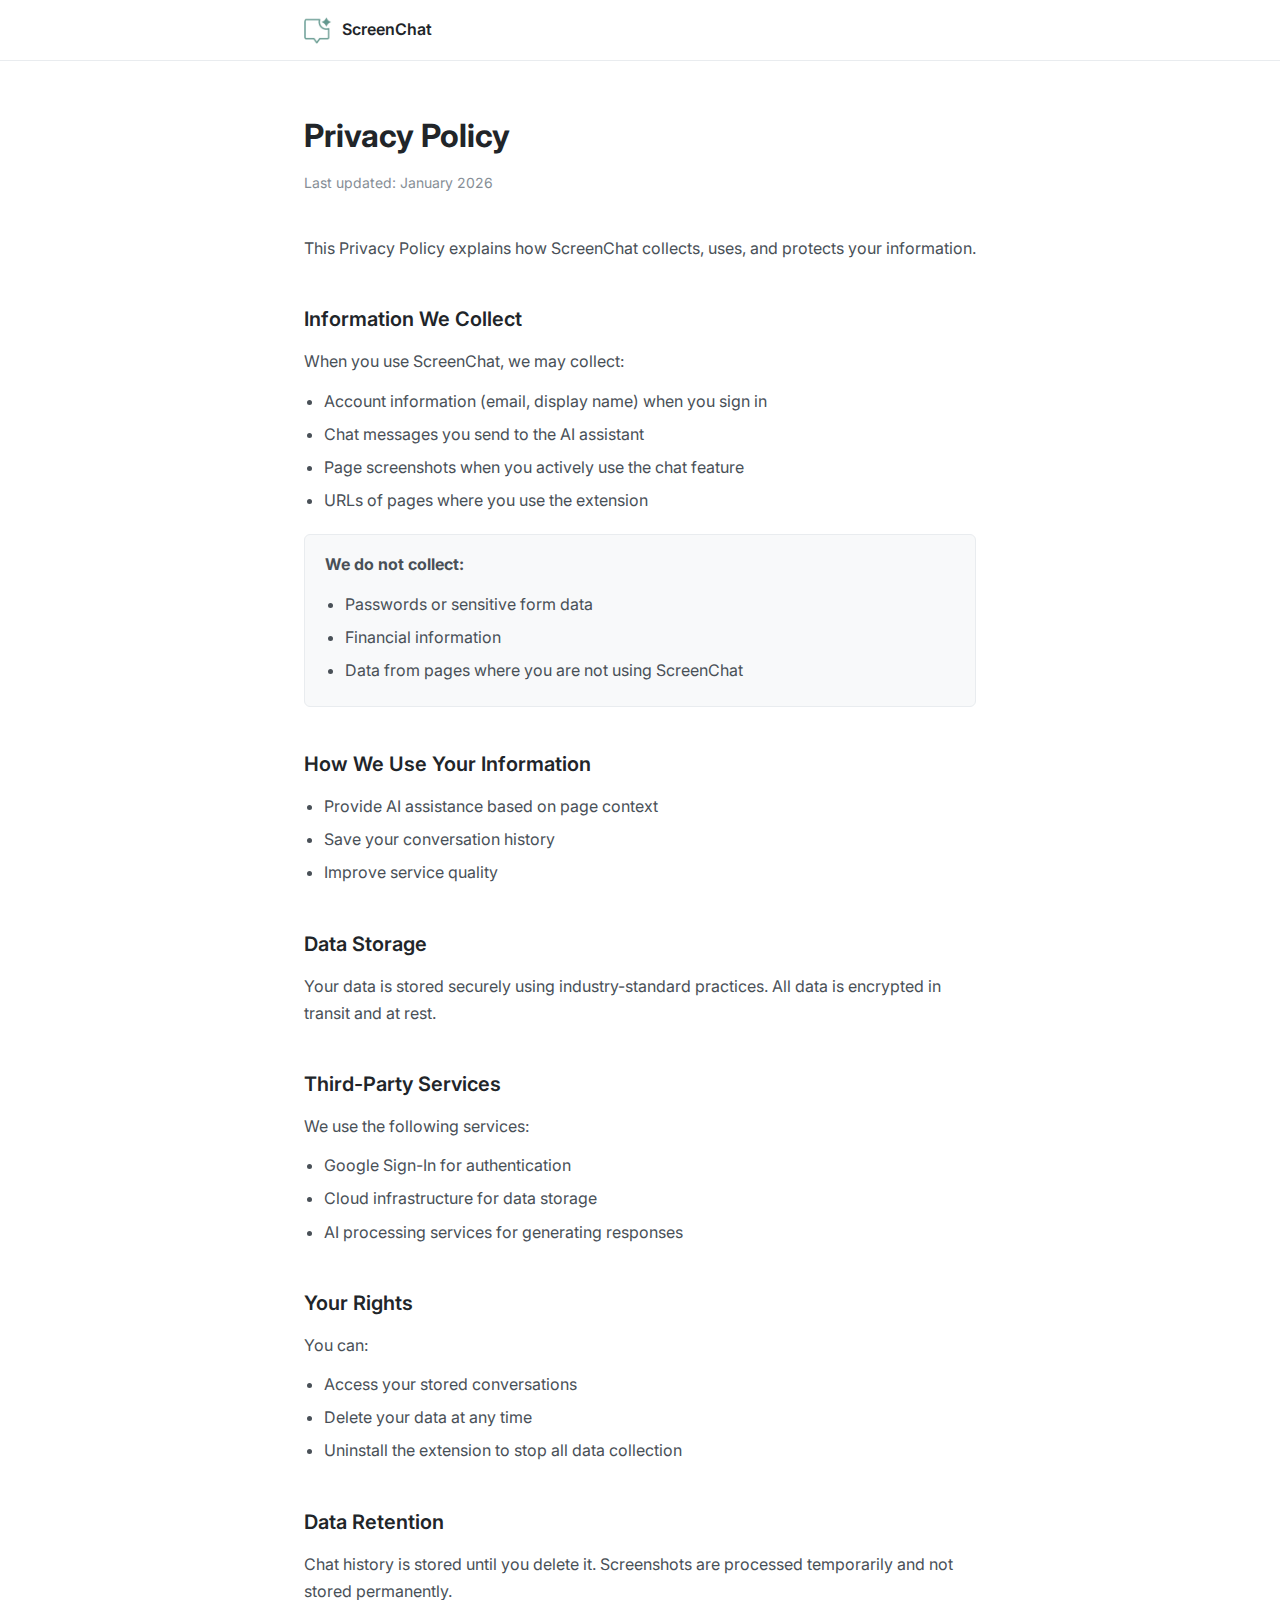
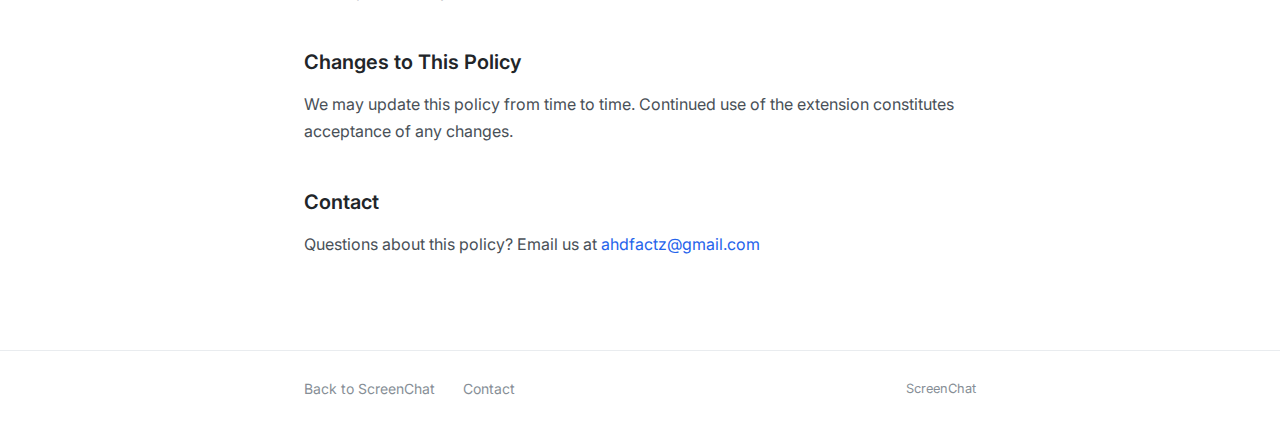
<file: extensions/screenchat/privacypolicy/index.html>
<!DOCTYPE html>
<html lang="en">

<head>
    <meta charset="UTF-8">
    <meta name="viewport" content="width=device-width, initial-scale=1.0">
    <title>Privacy Policy - ScreenChat</title>
    <meta name="description" content="Privacy Policy for ScreenChat Chrome Extension.">
    <meta name="robots" content="index, follow">

    <link rel="preconnect" href="https://fonts.googleapis.com">
    <link rel="preconnect" href="https://fonts.gstatic.com" crossorigin>
    <link href="https://fonts.googleapis.com/css2?family=Inter:wght@400;500;600;700&display=swap" rel="stylesheet">

    <link rel="icon" type="image/png" href="/extensions/screenchat/assets/icon128.webp">

    <style>
        :root {
            --white: #ffffff;
            --gray-50: #f8f9fa;
            --gray-100: #f1f3f5;
            --gray-200: #e9ecef;
            --gray-500: #868e96;
            --gray-700: #495057;
            --gray-900: #212529;
            --primary: #2563eb;
        }

        * {
            margin: 0;
            padding: 0;
            box-sizing: border-box;
        }

        body {
            font-family: 'Inter', -apple-system, BlinkMacSystemFont, sans-serif;
            background: var(--white);
            color: var(--gray-900);
            line-height: 1.7;
        }

        .container {
            max-width: 720px;
            margin: 0 auto;
            padding: 0 24px;
        }

        header {
            padding: 16px 0;
            border-bottom: 1px solid var(--gray-200);
        }

        .logo {
            display: flex;
            align-items: center;
            gap: 10px;
            text-decoration: none;
            color: var(--gray-900);
        }

        .logo img {
            width: 28px;
            height: 28px;
            border-radius: 6px;
        }

        .logo span {
            font-weight: 600;
        }

        main {
            padding: 48px 0 80px;
        }

        h1 {
            font-size: 2rem;
            font-weight: 700;
            margin-bottom: 8px;
        }

        .last-updated {
            color: var(--gray-500);
            font-size: 0.875rem;
            margin-bottom: 40px;
        }

        h2 {
            font-size: 1.25rem;
            font-weight: 600;
            margin-top: 40px;
            margin-bottom: 12px;
        }

        p {
            color: var(--gray-700);
            margin-bottom: 12px;
        }

        ul {
            color: var(--gray-700);
            margin-left: 20px;
            margin-bottom: 12px;
        }

        li {
            margin-bottom: 6px;
        }

        a {
            color: var(--primary);
            text-decoration: none;
        }

        a:hover {
            text-decoration: underline;
        }

        .info-box {
            background: var(--gray-50);
            border: 1px solid var(--gray-200);
            border-radius: 6px;
            padding: 16px 20px;
            margin: 20px 0;
        }

        .info-box ul {
            margin-bottom: 0;
        }

        footer {
            border-top: 1px solid var(--gray-200);
            padding: 24px 0;
        }

        .footer-content {
            display: flex;
            justify-content: space-between;
            align-items: center;
        }

        .footer-links a {
            color: var(--gray-500);
            font-size: 0.875rem;
            margin-right: 24px;
        }

        .footer-credit {
            color: var(--gray-500);
            font-size: 0.8rem;
        }

        @media (max-width: 600px) {
            h1 {
                font-size: 1.75rem;
            }

            .footer-content {
                flex-direction: column;
                gap: 12px;
                text-align: center;
            }
        }
    </style>
</head>

<body>
    <header>
        <div class="container">
            <a href="/extensions/screenchat" class="logo">
                <img src="/extensions/screenchat/assets/icon128.webp" alt="ScreenChat">
                <span>ScreenChat</span>
            </a>
        </div>
    </header>

    <main>
        <div class="container">
            <h1>Privacy Policy</h1>
            <p class="last-updated">Last updated: January 2026</p>

            <p>This Privacy Policy explains how ScreenChat collects, uses, and protects your information.</p>

            <h2>Information We Collect</h2>
            <p>When you use ScreenChat, we may collect:</p>
            <ul>
                <li>Account information (email, display name) when you sign in</li>
                <li>Chat messages you send to the AI assistant</li>
                <li>Page screenshots when you actively use the chat feature</li>
                <li>URLs of pages where you use the extension</li>
            </ul>

            <div class="info-box">
                <p><strong>We do not collect:</strong></p>
                <ul>
                    <li>Passwords or sensitive form data</li>
                    <li>Financial information</li>
                    <li>Data from pages where you are not using ScreenChat</li>
                </ul>
            </div>

            <h2>How We Use Your Information</h2>
            <ul>
                <li>Provide AI assistance based on page context</li>
                <li>Save your conversation history</li>
                <li>Improve service quality</li>
            </ul>

            <h2>Data Storage</h2>
            <p>Your data is stored securely using industry-standard practices. All data is encrypted in transit and at
                rest.</p>

            <h2>Third-Party Services</h2>
            <p>We use the following services:</p>
            <ul>
                <li>Google Sign-In for authentication</li>
                <li>Cloud infrastructure for data storage</li>
                <li>AI processing services for generating responses</li>
            </ul>

            <h2>Your Rights</h2>
            <p>You can:</p>
            <ul>
                <li>Access your stored conversations</li>
                <li>Delete your data at any time</li>
                <li>Uninstall the extension to stop all data collection</li>
            </ul>

            <h2>Data Retention</h2>
            <p>Chat history is stored until you delete it. Screenshots are processed temporarily and not stored
                permanently.</p>

            <h2>Changes to This Policy</h2>
            <p>We may update this policy from time to time. Continued use of the extension constitutes acceptance of any
                changes.</p>

            <h2>Contact</h2>
            <p>Questions about this policy? Email us at <a href="mailto:ahdfactz@gmail.com">ahdfactz@gmail.com</a></p>
        </div>
    </main>

    <footer>
        <div class="container">
            <div class="footer-content">
                <div class="footer-links">
                    <a href="/extensions/screenchat">Back to ScreenChat</a>
                    <a href="mailto:ahdfactz@gmail.com">Contact</a>
                </div>
                <div class="footer-credit">ScreenChat</div>
            </div>
        </div>
    </footer>
</body>

</html>
</file>
